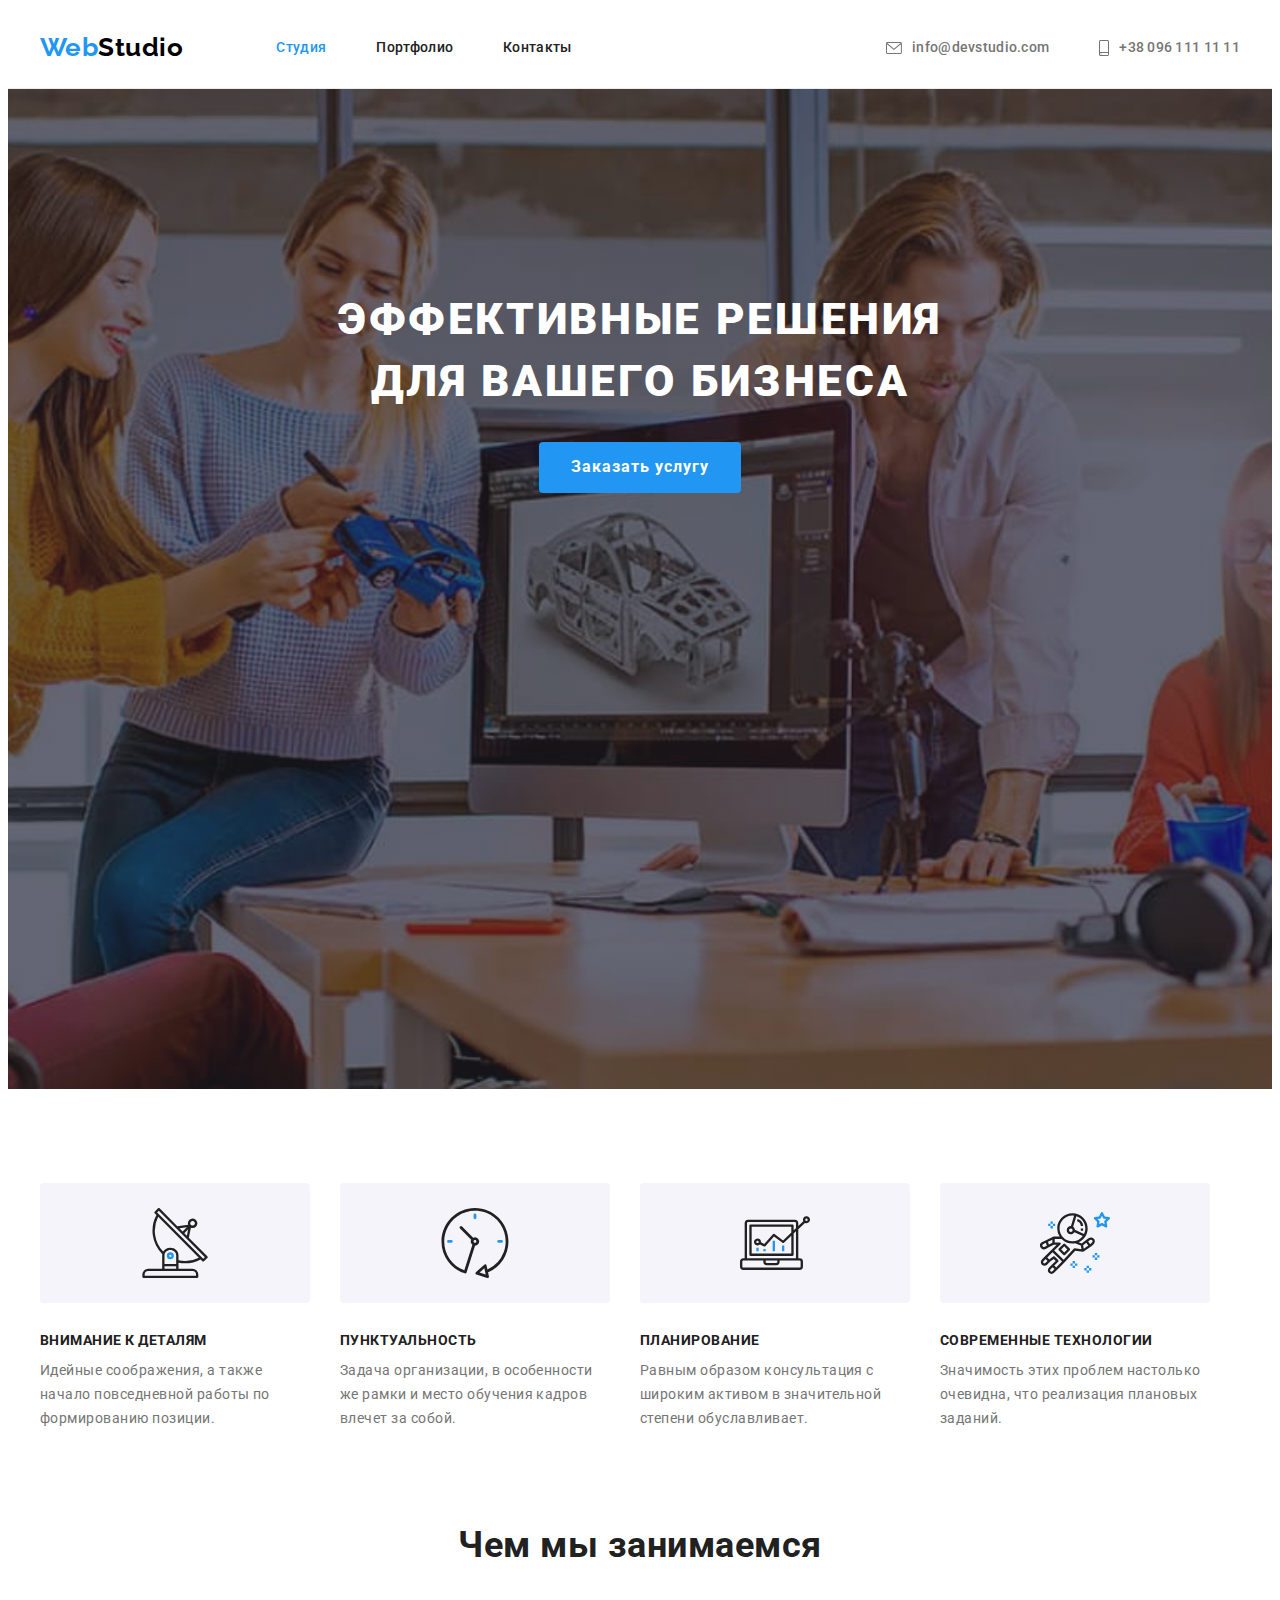
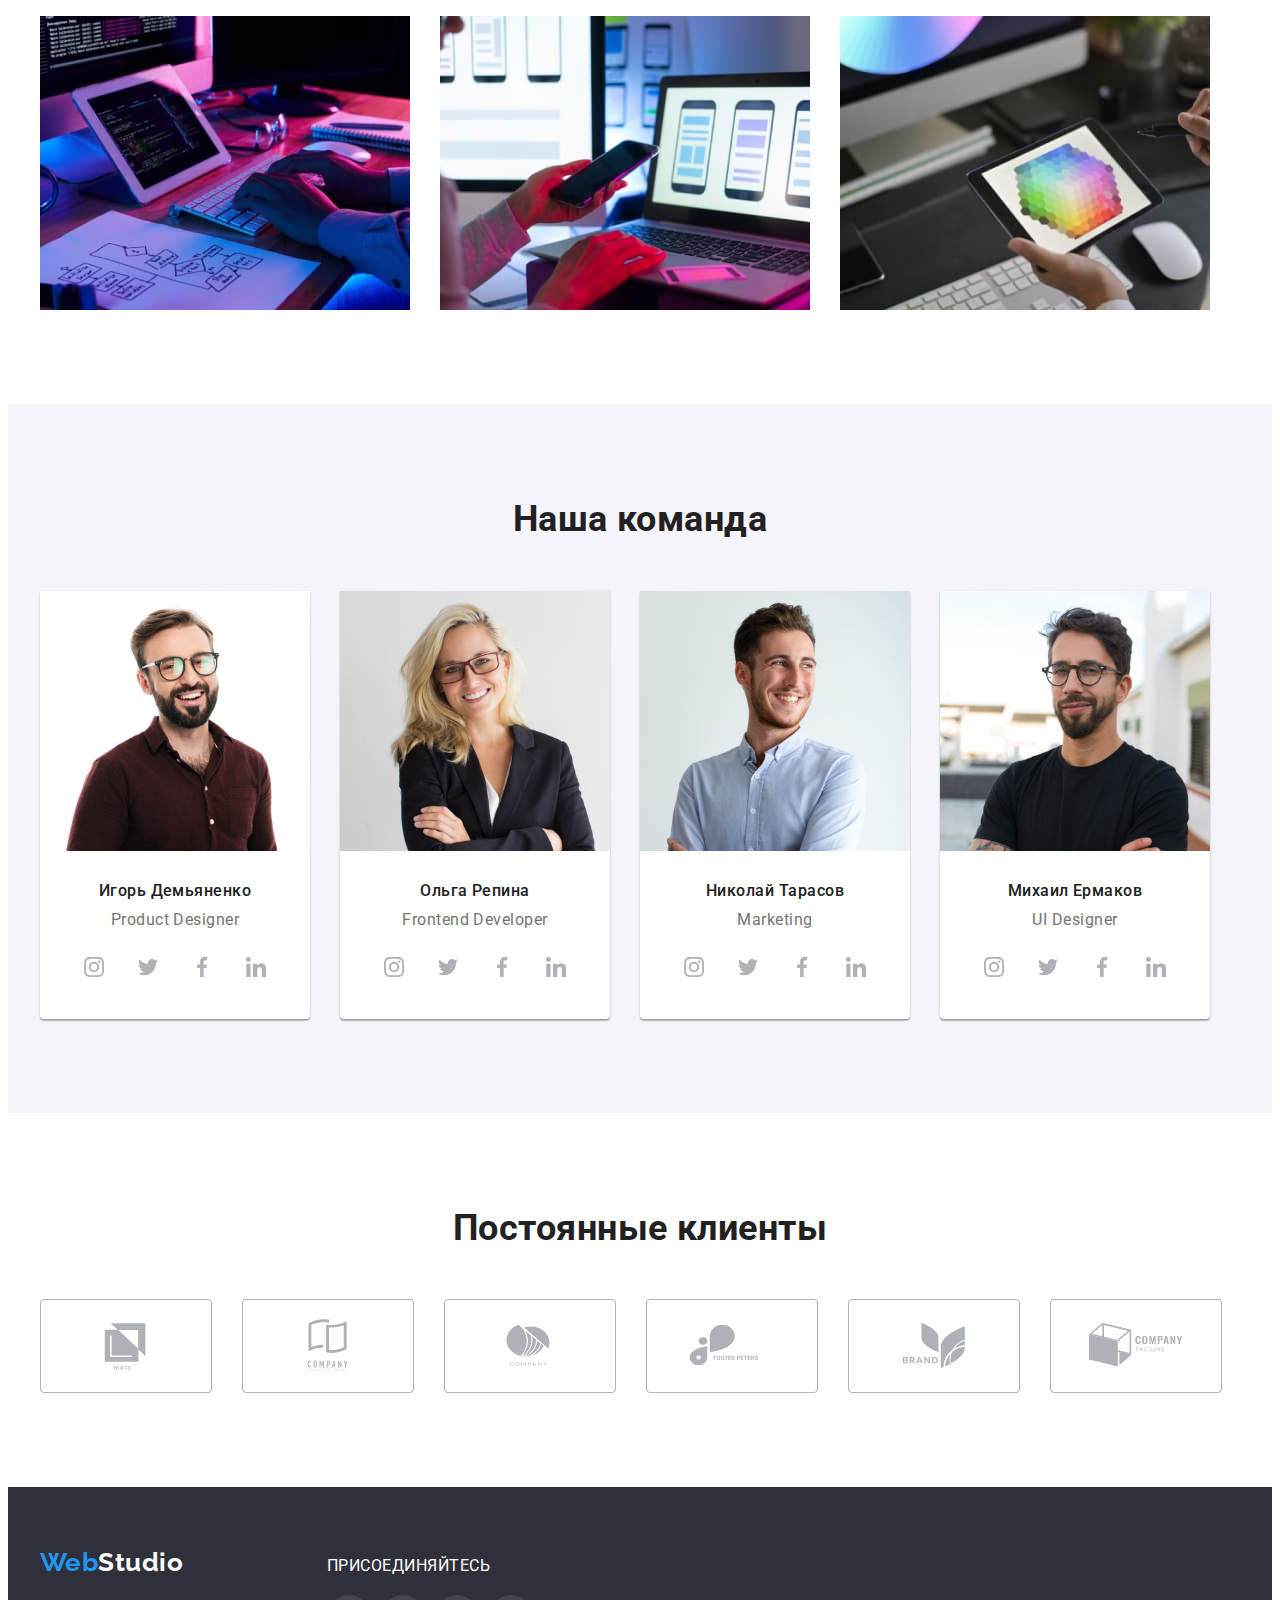
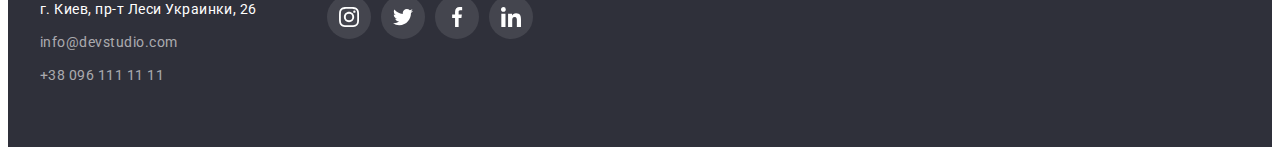
<file: index.html>
<!DOCTYPE html>
<html lang="ru">
  <head>
    <meta charset="UTF-8" />
    <meta http-equiv="X-UA-Compatible" content="IE=edge" />
    <meta name="viewport" content="width=device-width, initial-scale=1.0" />
    <link rel="preconnect" href="https://fonts.googleapis.com" />
    <link rel="preconnect" href="https://fonts.gstatic.com" crossorigin />
    <link
      href="https://fonts.googleapis.com/css2?family=Roboto:wght@400;500;700;900&family=Raleway:wght@700&display=swap"
      rel="stylesheet"
    />
    <link
      rel="stylesheet"
      href="https://cdnjs.cloudflare.com/ajax/libs/modern-normalize/1.1.0/modern-normalize.min.css"
      integrity="sha512-wpPYUAdjBVSE4KJnH1VR1HeZfpl1ub8YT/NKx4PuQ5NmX2tKuGu6U/JRp5y+Y8XG2tV+wKQpNHVUX03MfMFn9Q=="
      crossorigin="anonymous"
      referrerpolicy="no-referrer"
    />
    <link rel="stylesheet" href="css/styles.css" />
    <title>Document</title>
  </head>

  <body>
    <!--Хедер-->
    <header>
      <!--Основная навигация-->
      <div class="container header">
        <nav class="navigation">
          <a href="./index.html" class="name">Web<span class="name-studio">Studio</span></a>
          <ul class="site-nav list">
            <li class="item"><a href="./index.html" class="link current">Студия</a></li>
            <li class="item"><a href="./portfolio.html" class="link">Портфолио</a></li>
            <li class="item"><a href="" class="link">Контакты</a></li>
          </ul>
        </nav>

        <!--Контакты-->
        <ul class="contacts list">
          <li class="item">
            <a href="mailto:info@devstudio.com" class="link">
              <svg class="icon" width="16" height="12">
                <use href="./images/icons-sprite-opti.svg#icon-envelope"></use>
              </svg>
              info@devstudio.com
            </a>
          </li>
          <li class="item">
            <a href="tel:+380961111111" class="link">
              <svg class="icon" width="10" height="16">
                <use href="./images/icons-sprite-opti.svg#icon-smartphone"></use>
              </svg>
              +38 096 111 11 11
            </a>
          </li>
        </ul>
      </div>
    </header>

    <!--Main-->
    <main>
      <!--Большой банер-->
      <section class="banner">
        <h1 class="banner-title">ЭФФЕКТИВНЫЕ РЕШЕНИЯ ДЛЯ ВАШЕГО БИЗНЕСА</h1>
        <button type="button" class="button primary">Заказать услугу</button>
      </section>

      <!--Преимущества-->
      <section class="section our-benefits">
        <div class="container">
          <h2 class="section-title visually-hidden">Преимущества</h2>
          <ul class="benefits list">
            <li class="item">
              <div class="about-benefit">
                <svg class="icon" width="70" height="70">
                  <use href="./images/icons-sprite-opti.svg#icon-antena"></use>
                </svg>
              </div>
              <h3 class="title">Внимание к деталям</h3>
              <p class="description">
                Идейные соображения, а также начало повседневной работы по формированию позиции.
              </p>
            </li>
            <li class="item">
              <div class="about-benefit">
                <svg class="icon" width="70" height="70">
                  <use href="./images/icons-sprite-opti.svg#icon-clock-1"></use>
                </svg>
              </div>
              <h3 class="title">Пунктуальность</h3>
              <p class="description">
                Задача организации, в особенности же рамки и место обучения кадров влечет за собой.
              </p>
            </li>
            <li class="item">
              <div class="about-benefit">
                <svg class="icon" width="70" height="70">
                  <use href="./images/icons-sprite-opti.svg#icon-diagram-1"></use>
                </svg>
              </div>
              <h3 class="title">Планирование</h3>
              <p class="description">
                Равным образом консультация с широким активом в значительной степени обуславливает.
              </p>
            </li>
            <li class="item">
              <div class="about-benefit">
                <svg class="icon" width="70" height="70">
                  <use href="./images/icons-sprite-opti.svg#icon-astronaut-1"></use>
                </svg>
              </div>
              <h3 class="title">Современные технологии</h3>
              <p class="description">
                Значимость этих проблем настолько очевидна, что реализация плановых заданий.
              </p>
            </li>
          </ul>
        </div>
      </section>

      <!--Чем мы занимаемся с картинками-->
      <section class="section works">
        <div class="container">
          <h2 class="section-title">Чем мы занимаемся</h2>
          <ul class="work list">
            <li class="item">
              <img
                src="./images/box-1.jpg"
                class="photo"
                alt="Компьтер и планшет"
                width="370"
                height="294"
              />
            </li>
            <li class="item">
              <img
                src="./images/box-2.jpg"
                class="photo"
                alt="Ноутбук и смартфон"
                width="370"
                height="294"
              />
            </li>
            <li class="item">
              <img src="./images/box-3.jpg" class="photo" alt="Планшет" width="370" height="294" />
            </li>
          </ul>
        </div>
      </section>

      <!--Команда-->
      <section class="section teams">
        <div class="container">
          <h2 class="section-title">Наша команда</h2>
          <ul class="team list">
            <!--Демьяненко-->
            <li class="item">
              <img
                src="./images/демьяненко.jpg"
                class="photo"
                alt="Product Designer"
                width="270"
                height="260"
              />
              <div class="about-team">
                <h3 class="title">Игорь Демьяненко</h3>
                <p lang="en" class="position">Product Designer</p>
                <ul class="team-icons list">
                  <li class="item-social">
                    <a href="" class="media">
                      <svg class="icon" width="20" height="20">
                        <use href="./images/icons-sprite-opti.svg#icon-instagram-2"></use>
                      </svg>
                    </a>
                  </li>
                  <li class="item-social">
                    <a href="" class="media">
                      <svg class="icon" width="20" height="20">
                        <use href="./images/icons-sprite-opti.svg#icon-twitter-1"></use>
                      </svg>
                    </a>
                  </li>
                  <li class="item-social">
                    <a href="" class="media">
                      <svg class="icon" width="20" height="20">
                        <use href="./images/icons-sprite-opti.svg#icon-facebook-1"></use>
                      </svg>
                    </a>
                  </li>
                  <li class="item-social">
                    <a href="" class="media">
                      <svg class="icon" width="20" height="20">
                        <use href="./images/icons-sprite-opti.svg#icon-linkedin-1"></use>
                      </svg>
                    </a>
                  </li>
                </ul>
              </div>
            </li>
            <!--Репина-->
            <li class="item">
              <img
                src="./images/репина.jpg"
                class="photo"
                alt="Frontend Developer"
                width="270"
                height="260"
              />
              <div class="about-team">
                <h3 class="title">Ольга Репина</h3>
                <p lang="en" class="position">Frontend Developer</p>
                <ul class="team-icons list">
                  <li class="item-social">
                    <a href="" class="media">
                      <svg class="icon" width="20" height="20">
                        <use href="./images/icons-sprite-opti.svg#icon-instagram-2"></use>
                      </svg>
                    </a>
                  </li>
                  <li class="item-social">
                    <a href="" class="media">
                      <svg class="icon" width="20" height="20">
                        <use href="./images/icons-sprite-opti.svg#icon-twitter-1"></use>
                      </svg>
                    </a>
                  </li>
                  <li class="item-social">
                    <a href="" class="media">
                      <svg class="icon" width="20" height="20">
                        <use href="./images/icons-sprite-opti.svg#icon-facebook-1"></use>
                      </svg>
                    </a>
                  </li>
                  <li class="item-social">
                    <a href="" class="media">
                      <svg class="icon" width="20" height="20">
                        <use href="./images/icons-sprite-opti.svg#icon-linkedin-1"></use>
                      </svg>
                    </a>
                  </li>
                </ul>
              </div>
            </li>
            <!--Тарасов-->
            <li class="item">
              <img
                src="./images/тарасов.jpg"
                class="photo"
                alt="Marketing"
                width="270"
                height="260"
              />
              <div class="about-team">
                <h3 class="title">Николай Тарасов</h3>
                <p lang="en" class="position">Marketing</p>
                <ul class="team-icons list">
                  <li class="item-social">
                    <a href="" class="media">
                      <svg class="icon" width="20" height="20">
                        <use href="./images/icons-sprite-opti.svg#icon-instagram-2"></use>
                      </svg>
                    </a>
                  </li>
                  <li class="item-social">
                    <a href="" class="media">
                      <svg class="icon" width="20" height="20">
                        <use href="./images/icons-sprite-opti.svg#icon-twitter-1"></use>
                      </svg>
                    </a>
                  </li>
                  <li class="item-social">
                    <a href="" class="media">
                      <svg class="icon" width="20" height="20">
                        <use href="./images/icons-sprite-opti.svg#icon-facebook-1"></use>
                      </svg>
                    </a>
                  </li>
                  <li class="item-social">
                    <a href="" class="media">
                      <svg class="icon" width="20" height="20">
                        <use href="./images/icons-sprite-opti.svg#icon-linkedin-1"></use>
                      </svg>
                    </a>
                  </li>
                </ul>
              </div>
            </li>
            <!--Ермаков-->
            <li class="item">
              <img
                src="./images/ермаков.jpg"
                class="photo"
                alt="UI Designer"
                width="270"
                height="260"
              />
              <div class="about-team">
                <h3 class="title">Михаил Ермаков</h3>
                <p lang="en" class="position">UI Designer</p>
                <ul class="team-icons list">
                  <li class="item-social">
                    <a href="" class="media">
                      <svg class="icon" width="20" height="20">
                        <use href="./images/icons-sprite-opti.svg#icon-instagram-2"></use>
                      </svg>
                    </a>
                  </li>
                  <li class="item-social">
                    <a href="" class="media">
                      <svg class="icon" width="20" height="20">
                        <use href="./images/icons-sprite-opti.svg#icon-twitter-1"></use>
                      </svg>
                    </a>
                  </li>
                  <li class="item-social">
                    <a href="" class="media">
                      <svg class="icon" width="20" height="20">
                        <use href="./images/icons-sprite-opti.svg#icon-facebook-1"></use>
                      </svg>
                    </a>
                  </li>
                  <li class="item-social">
                    <a href="" class="media">
                      <svg class="icon" width="20" height="20">
                        <use href="./images/icons-sprite-opti.svg#icon-linkedin-1"></use>
                      </svg>
                    </a>
                  </li>
                </ul>
              </div>
            </li>
          </ul>
        </div>
      </section>

      <!-- Клиенты -->
      <section class="section clients">
        <div class="container">
          <h2 class="section-title">Постоянные клиенты</h2>
          <ul class="our-clients list">
            <li class="item">
              <a href="" class="clients-link">
                <svg class="icon" width="106" height="60">
                  <use href="./images/icons-sprite-opti.svg#icon-group1"></use>
                </svg>
              </a>
            </li>
            <li class="item">
              <a href="" class="clients-link">
                <svg class="icon" width="106" height="60">
                  <use href="./images/icons-sprite-opti.svg#icon-group2"></use>
                </svg>
              </a>
            </li>
            <li class="item">
              <a href="" class="clients-link">
                <svg class="icon" width="106" height="60">
                  <use href="./images/icons-sprite-opti.svg#icon-group3"></use>
                </svg>
              </a>
            </li>
            <li class="item">
              <a href="" class="clients-link">
                <svg class="icon" width="106" height="60">
                  <use href="./images/icons-sprite-opti.svg#icon-group4"></use>
                </svg>
              </a>
            </li>
            <li class="item">
              <a href="" class="clients-link">
                <svg class="icon" width="106" height="60">
                  <use href="./images/icons-sprite-opti.svg#icon-group5"></use>
                </svg>
              </a>
            </li>
            <li class="item">
              <a href="" class="clients-link">
                <svg class="icon" width="106" height="60">
                  <use href="./images/icons-sprite-opti.svg#icon-group6"></use>
                </svg>
              </a>
            </li>
          </ul>
        </div>
      </section>
    </main>

    <!--Футер-->
    <footer>
      <div class="container footer">
        <div class="contact-info">
          <a href="./index.html" class="name studio">Web<span class="name-second">Studio</span></a>
          <address class="location">г. Киев, пр-т Леси Украинки, 26</address>
          <ul class="connection list">
            <li class="item">
              <a href="mailto:info@devstudio.com" class="phone">info@devstudio.com</a>
            </li>
            <li class="item"><a href="tel:+380961111111" class="mail">+38 096 111 11 11</a></li>
          </ul>
        </div>
        <div class="container-join">
          <p class="join">Присоединяйтесь</p>
          <ul class="social-media list">
            <li class="item">
              <a href="" class="media-link">
                <svg class="icon" width="20" height="20">
                  <use href="./images/icons-sprite-opti.svg#icon-instagram-2"></use>
                </svg>
              </a>
            </li>
            <li class="item">
              <a href="" class="media-link">
                <svg class="icon" width="20" height="20">
                  <use href="./images/icons-sprite-opti.svg#icon-twitter-1"></use>
                </svg>
              </a>
            </li>
            <li class="item">
              <a href="" class="media-link">
                <svg class="icon" width="20" height="20">
                  <use href="./images/icons-sprite-opti.svg#icon-facebook-1"></use>
                </svg>
              </a>
            </li>
            <li class="item">
              <a href="" class="media-link">
                <svg class="icon" width="20" height="20">
                  <use href="./images/icons-sprite-opti.svg#icon-linkedin-1"></use>
                </svg>
              </a>
            </li>
          </ul>
        </div>
      </div>
    </footer>
  </body>
</html>
</file>
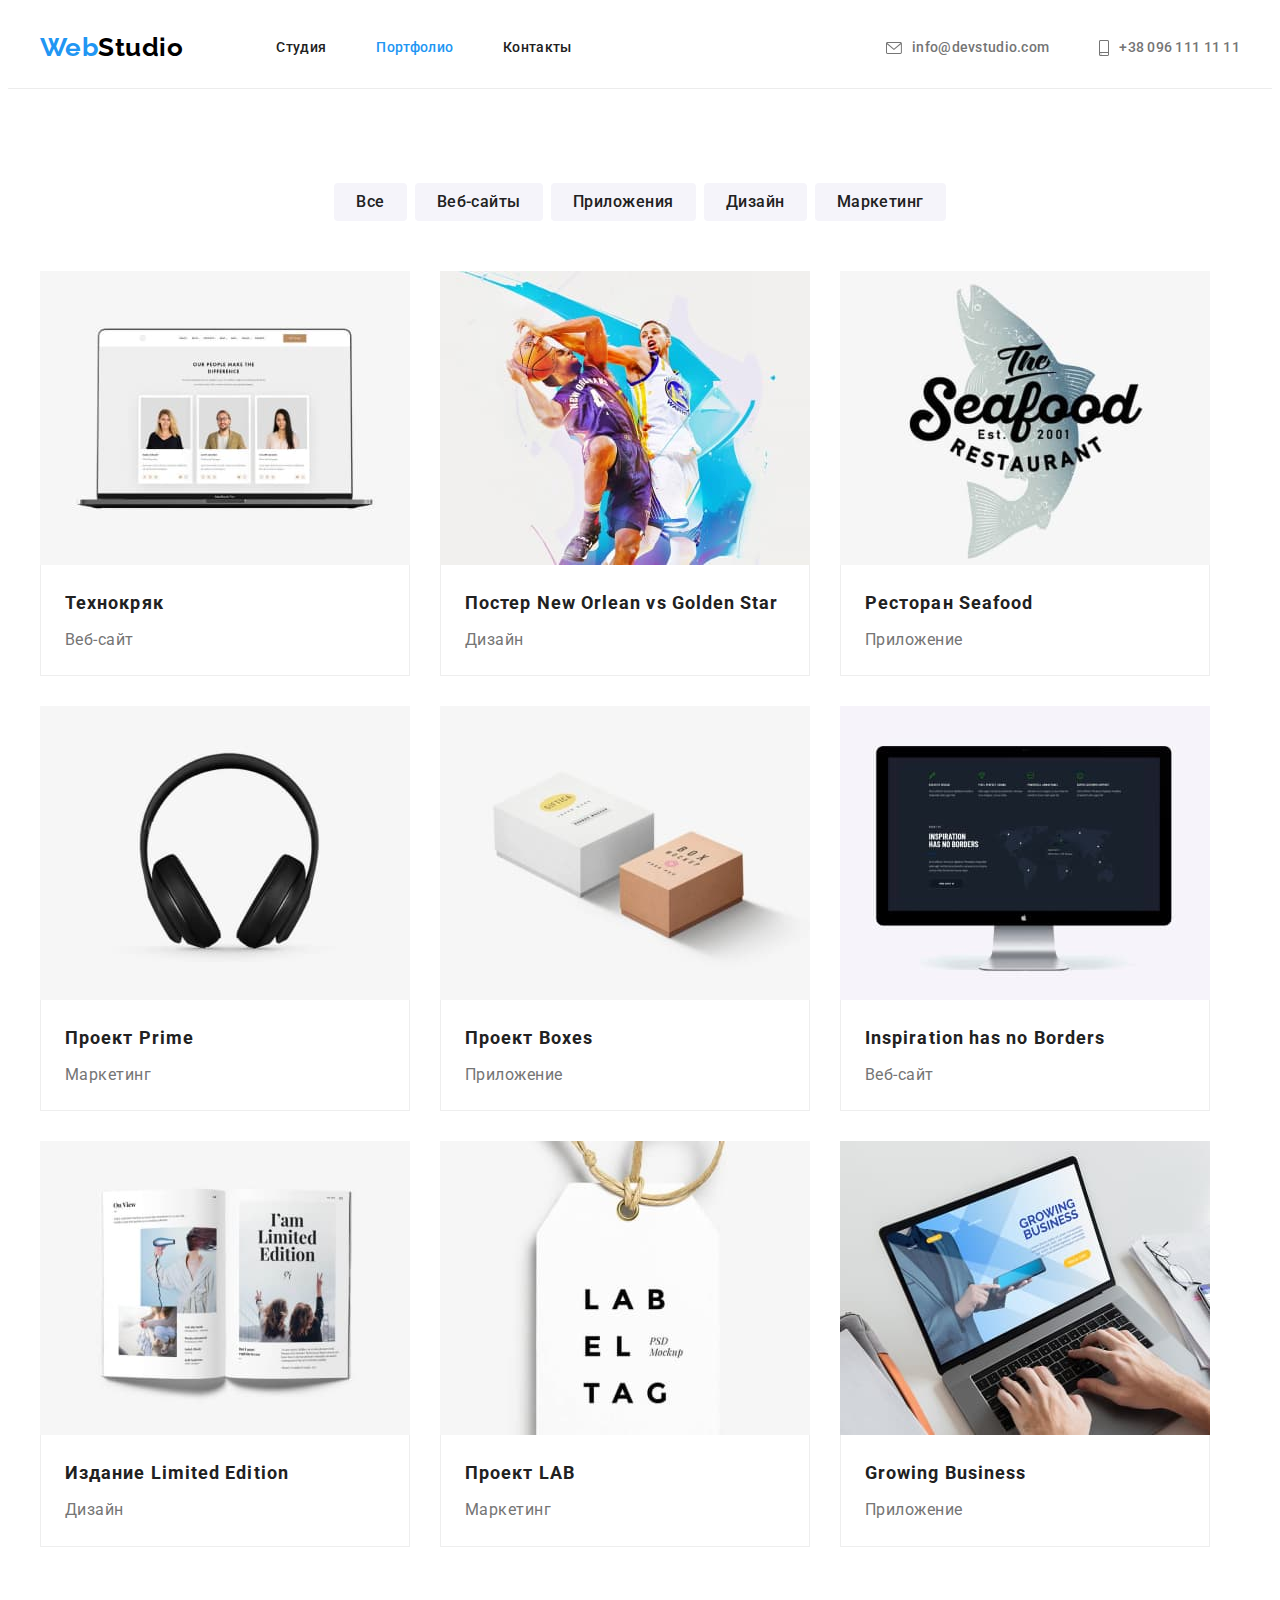
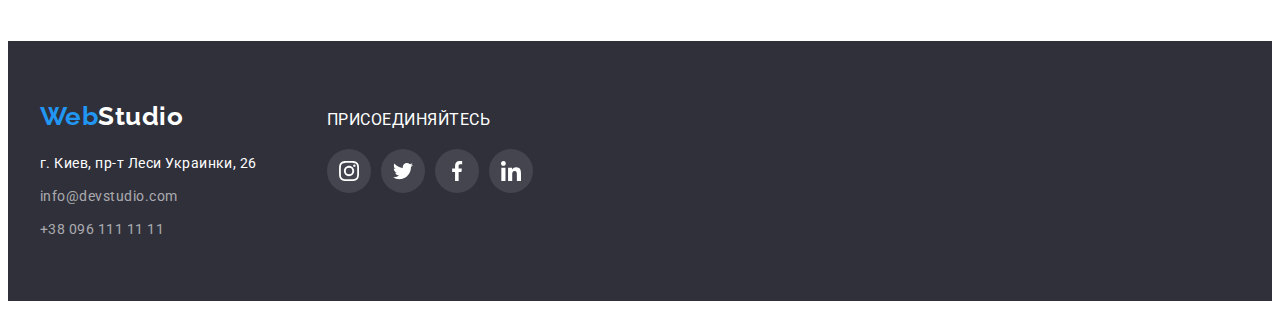
<file: portfolio.html>
<!DOCTYPE html>
<html lang="ru">
  <head>
    <meta charset="UTF-8" />
    <meta http-equiv="X-UA-Compatible" content="IE=edge" />
    <meta name="viewport" content="width=device-width, initial-scale=1.0" />
    <link rel="preconnect" href="https://fonts.googleapis.com" />
    <link rel="preconnect" href="https://fonts.gstatic.com" crossorigin />
    <link
      href="https://fonts.googleapis.com/css2?family=Roboto:wght@400;500;700;900&family=Raleway:wght@700&display=swap"
      rel="stylesheet"
    />
    <link
      rel="stylesheet"
      href="https://cdnjs.cloudflare.com/ajax/libs/modern-normalize/1.1.0/modern-normalize.min.css"
      integrity="sha512-wpPYUAdjBVSE4KJnH1VR1HeZfpl1ub8YT/NKx4PuQ5NmX2tKuGu6U/JRp5y+Y8XG2tV+wKQpNHVUX03MfMFn9Q=="
      crossorigin="anonymous"
      referrerpolicy="no-referrer"
    />
    <link rel="stylesheet" href="css/styles.css" />
    <title>Document</title>
  </head>

  <body>
    <!--Хедер-->
    <header>
      <!--Основная навигация-->
      <div class="container header">
        <nav class="navigation">
          <a href="./index.html" class="name">Web<span class="name-studio">Studio</span></a>
          <ul class="site-nav list">
            <li class="item"><a href="./index.html" class="link">Студия</a></li>
            <li class="item"><a href="./portfolio.html" class="link current">Портфолио</a></li>
            <li class="item"><a href="" class="link">Контакты</a></li>
          </ul>
        </nav>

        <!--Контакты-->
        <ul class="contacts list">
          <li class="item">
            <a href="mailto:info@devstudio.com" class="link">
              <svg class="icon" width="16" height="12">
                <use href="./images/icons-sprite-opti.svg#icon-envelope"></use>
              </svg>
              info@devstudio.com
            </a>
          </li>
          <li class="item">
            <a href="tel:+380961111111" class="link">
              <svg class="icon" width="10" height="16">
                <use href="./images/icons-sprite-opti.svg#icon-smartphone"></use>
              </svg>
              +38 096 111 11 11
            </a>
          </li>
        </ul>
      </div>
    </header>

    <!-- Main -->
    <section class="section portfolio">
      <div class="container">
        <h1 class="section-title visually-hidden">Портфолио</h1>
        <!-- Кнопки -->
        <ul class="filter list">
          <li class="item"><button type="button" class="button secondary">Все</button></li>
          <li class="item"><button type="button" class="button secondary">Веб-сайты</button></li>
          <li class="item"><button type="button" class="button secondary">Приложения</button></li>
          <li class="item"><button type="button" class="button secondary">Дизайн</button></li>
          <li class="item"><button type="button" class="button secondary">Маркетинг</button></li>
        </ul>
        <!-- Проекты -->
        <ul class="projects list">
          <li class="item">
            <a href="" class="project-link">
              <img src="./images/img1.jpg" class="photo" alt="Ноутбук" width="370" height="294" />
              <div class="about-project">
                <h2 class="title">Технокряк</h2>
                <p class="kind">Веб-сайт</p>
              </div>
            </a>
          </li>
          <li class="item">
            <a href="" class="project-link">
              <img
                src="./images/img2.jpg"
                class="photo"
                alt="Два баскетболиста"
                width="370"
                height="294"
              />
              <div class="about-project">
                <h2 class="title">Постер <span lang="en">New Orlean vs Golden Star</span></h2>
                <p class="kind">Дизайн</p>
              </div>
            </a>
          </li>
          <li class="item">
            <a href="" class="project-link">
              <img
                src="./images/img3.jpg"
                class="photo"
                alt="Логотип ресторана"
                width="370"
                height="294"
              />
              <div class="about-project">
                <h2 class="title">Ресторан <span lang="en">Seafood</span></h2>
                <p class="kind">Приложение</p>
              </div>
            </a>
          </li>
          <li class="item">
            <a href="" class="project-link">
              <img src="./images/img4.jpg" class="photo" alt="Наушники" width="370" height="294" />
              <div class="about-project">
                <h2 class="title">Проект <span lang="en">Prime</span></h2>
                <p class="kind">Маркетинг</p>
              </div>
            </a>
          </li>
          <li class="item">
            <a href="" class="project-link">
              <img
                src="./images/img5.jpg"
                class="photo"
                alt="Две коробки"
                width="370"
                height="294"
              />
              <div class="about-project">
                <h2 class="title">Проект <span>Boxes</span></h2>
                <p class="kind">Приложение</p>
              </div>
            </a>
          </li>
          <li class="item">
            <a href="" class="project-link">
              <img
                src="./images/img6.jpg"
                class="photo"
                alt="Веб-сайт на компьютере"
                width="370"
                height="294"
              />
              <div class="about-project">
                <h2 class="title"><span lang="en">Inspiration has no Borders</span></h2>
                <p class="kind">Веб-сайт</p>
              </div>
            </a>
          </li>
          <li class="item">
            <a href="" class="project-link">
              <img
                src="./images/img7.jpg"
                class="photo"
                alt="Открытая книга"
                width="370"
                height="294"
              />
              <div class="about-project">
                <h2 class="title">Издание <span lang="en">Limited Edition</span></h2>
                <p class="kind">Дизайн</p>
              </div>
            </a>
          </li>
          <li class="item">
            <a href="" class="project-link">
              <img
                src="./images/img8.jpg"
                class="photo"
                alt="Бирка проекта"
                width="370"
                height="294"
              />
              <div class="about-project">
                <h2 class="title">Проект <span lang="en">LAB</span></h2>
                <p class="kind">Маркетинг</p>
              </div>
            </a>
          </li>
          <li class="item">
            <a href="" class="project-link">
              <img
                src="./images/img9.jpg"
                class="photo"
                alt="Ноутбук с отрытым приложением"
                width="370"
                height="294"
              />
              <div class="about-project">
                <h2 class="title"><span lang="en">Growing Business</span></h2>
                <p class="kind">Приложение</p>
              </div>
            </a>
          </li>
        </ul>
      </div>
    </section>

    <!--Футер-->
    <footer>
      <div class="container footer">
        <div class="contact-info">
          <a href="./index.html" class="name studio">Web<span class="name-second">Studio</span></a>
          <address class="location">г. Киев, пр-т Леси Украинки, 26</address>
          <ul class="connection list">
            <li class="item">
              <a href="mailto:info@devstudio.com" class="phone">info@devstudio.com</a>
            </li>
            <li class="item"><a href="tel:+380961111111" class="mail">+38 096 111 11 11</a></li>
          </ul>
        </div>
        <div class="container-join">
          <p class="join">Присоединяйтесь</p>
          <div class="our-social-media">
            <ul class="social-media list">
              <li class="item">
                <a href="" class="media-link">
                  <svg class="icon" width="20" height="20">
                    <use href="./images/icons-sprite-opti.svg#icon-instagram-2"></use>
                  </svg>
                </a>
              </li>
              <li class="item">
                <a href="" class="media-link">
                  <svg class="icon" width="20" height="20">
                    <use href="./images/icons-sprite-opti.svg#icon-twitter-1"></use>
                  </svg>
                </a>
              </li>
              <li class="item">
                <a href="" class="media-link">
                  <svg class="icon" width="20" height="20">
                    <use href="./images/icons-sprite-opti.svg#icon-facebook-1"></use>
                  </svg>
                </a>
              </li>
              <li class="item">
                <a href="" class="media-link">
                  <svg class="icon" width="20" height="20">
                    <use href="./images/icons-sprite-opti.svg#icon-linkedin-1"></use>
                  </svg>
                </a>
              </li>
            </ul>
          </div>
        </div>
      </div>
    </footer>
  </body>
</html>
</file>
<file: css/styles.css>
:root {
  --main-text-color: #757575;
  --title-color: #212121;
  --accent-color: #2196f3;
  --second-accent-color: #ffffff;
  --header-background-color: #ffffff;
  --team-section-background-color: #f5f4fa;
  --footer-background-color: #2f303a;
  --footer-contacts: rgba(255, 255, 255, 0.6);
}
body {
  color: var(--main-text-color);
  font-family: 'Roboto', sans-serif;
  letter-spacing: 0.03em;
}
.list {
  padding: 0;
  margin: 0;
  list-style: none;
}
header {
  background-color: #ffffff;
  border-bottom: 1px solid #ececec;
}
.container {
  margin: 0 auto;
  width: 1200px;
  padding-left: 15px;
  padding-right: 15px;
}
.header {
  display: flex;
}
.navigation {
  display: flex;
  align-items: center;
}
.name {
  display: block;
  margin-right: 93px;
  color: var(--accent-color);
  font-family: 'Raleway';
  font-weight: 700;
  font-size: 26px;
  line-height: 1.2;
  text-decoration: none;
}
.name-studio {
  color: #000000;
  text-decoration: none;
}
.name-studio:hover,
.name-studio:focus,
.site-nav .link:hover,
.site-nav .link:focus,
.site-nav .link.current {
  color: var(--accent-color);
}
/* site nav */

.site-nav .link {
  display: block;
  padding-top: 32px;
  padding-bottom: 32px;
  color: var(--title-color);
  font-weight: 500;
  font-size: 14px;
  line-height: 1.14;
  text-decoration: none;
}

.site-nav .item:not(:last-child) {
  margin-right: 50px;
}

.site-nav,
.contacts {
  display: flex;
  letter-spacing: 0.02em;
}
/* contacts */
.contacts {
  margin-left: auto;
}

.contacts .link {
  display: flex;
  align-items: center;
  padding-top: 32px;
  padding-bottom: 32px;
  color: var(--main-text-color);
  font-weight: 500;
  font-size: 14px;
  line-height: 1.14;
  letter-spacing: 0.02em;
  text-decoration: none;
}
.contacts .link:hover,
.contacts .link:focus {
  color: var(--accent-color);
}
.contacts .icon {
  padding: 0;
  border: 0;
  margin-right: 10px;
  fill: currentColor;
}
.contacts .icon:hover,
.contacts .icon:focus {
  fill: var(--accent-color);
}
.contacts .item:hover,
.contacts .item:focus {
  color: var(--accent-color);
  fill: var(--accent-color);
}
.contacts .item + .item {
  margin-left: 50px;
}
/* main */

/* banner */

.banner {
  max-width: 1600px;
  height: 600px;
  margin-left: auto;
  margin-right: auto;
  padding-top: 200px;
  padding-bottom: 200px;
  background-color: var(--footer-background-color);
  background-image: linear-gradient(to right, rgba(47, 48, 58, 0.4), rgba(47, 48, 58, 0.4)),
    url('../images/banner.jpg');
  background-repeat: no-repeat;
  background-size: cover;
  background-position: center;
  text-align: center;
}

.banner-title {
  width: 696px;
  margin-left: auto;
  margin-right: auto;
  margin-top: 0;
  margin-bottom: 30px;
  color: var(--second-accent-color);
  font-weight: 900;
  font-size: 44px;
  line-height: 1.4;
  text-align: center;
  text-transform: uppercase;
}
.banner-title,
.button.primary {
  letter-spacing: 0.06em;
}
.button {
  padding: 10px 32px;
  border: 0px;
  border-radius: 4px;
  color: var(--title-color);
  background-color: var(--second-accent-color);
  font-size: 16px;
  font-family: inherit;
  cursor: pointer;
  text-align: center;
}
.button.primary {
  min-width: 200px;
  background-color: var(--accent-color);
  color: var(--second-accent-color);
  font-weight: 700;
  line-height: 1.9;
}
.button.primary:hover,
.button.primary:focus {
  background-color: var(--team-section-background-color);
  color: var(--title-color);
}
.button.secondary {
  padding: 6px 22px;
  background-color: var(--team-section-background-color);
  color: var(--title-color);
  font-weight: 500;
  line-height: 1.6;
  letter-spacing: 0.03em;
}
.filter .item:not(:last-child) {
  margin-right: 8px;
}

.button.secondary:hover,
.button.secondary:focus {
  background-color: var(--accent-color);
  color: var(--second-accent-color);
  box-shadow: 0px 3px 1px rgba(0, 0, 0, 0.1), 0px 1px 2px rgba(0, 0, 0, 0.08),
    0px 2px 2px rgba(0, 0, 0, 0.12);
}

/* sections */
.section {
  padding-top: 94px;
  padding-bottom: 94px;
}
.section-title {
  padding: 0;
  margin: 0;
  color: var(--title-color);
  font-weight: 700;
  font-size: 36px;
  line-height: 1.17;
  text-align: center;
}
.section-title.visually-hidden {
  position: absolute;
  white-space: nowrap;
  width: 1px;
  height: 1px;
  overflow: hidden;
  border: 0;
  padding: 0;
  clip: rect(0 0 0 0);
  clip-path: inset(50%);
  margin: -1px;
}

/* Преимущества */
.benefits {
  display: flex;
  flex-wrap: wrap;
}
.benefits .item {
  width: 270px;
  margin-right: 30px;
}
.benefits .item:nth-child(4n) {
  margin-right: 0;
}
.section .benefits {
  margin-top: 0;
  margin-bottom: 0;
}
.about-benefit {
  height: 120px;
  display: flex;
  align-items: center;
  justify-content: center;
  background-color: #f5f4fa;
  border-radius: 4px;
  margin-bottom: 30px;
}

.benefits .title {
  margin-top: 0;
  margin-bottom: 10px;
  color: var(--title-color);
  font-weight: 700;
  font-size: 14px;
  line-height: 1.14;
  text-transform: uppercase;
}
.benefits .description {
  margin-top: 0;
  margin-bottom: 0;
  font-size: 14px;
  line-height: 1.7;
}

/* Чем мы занимаемся */
.section.works {
  padding-top: 0;
}
.work {
  display: flex;
  flex-wrap: wrap;
}
.work .item {
  margin-right: 30px;
}
.work .item:nth-child(3n) {
  margin-right: 0;
}
.photo {
  display: block;
}
.section.works .section-title,
.section.teams .section-title {
  margin-bottom: 50px;
}

/* Команда */
.section.teams {
  background-color: var(--team-section-background-color);
}
.team {
  display: flex;
  flex-wrap: wrap;
}
.team .item {
  margin-right: 30px;
  box-shadow: 0px 1px 3px rgba(0, 0, 0, 0.12), 0px 1px 1px rgba(0, 0, 0, 0.14),
    0px 2px 1px rgba(0, 0, 0, 0.2);
  border-radius: 0px 0px 4px 4px;
}
.team .item:nth-child(4n) {
  margin-right: 0;
}
.team .item {
  background-color: var(--second-accent-color);
}
.about-team {
  padding-top: 30px;
  padding-bottom: 30px;
}
.about-team .title {
  margin-top: 0;
  margin-bottom: 10px;
  color: var(--title-color);
  font-weight: 500;
  font-size: 16px;
  line-height: 1.19;
  text-align: center;
}
.about-team .position {
  margin-top: 0;
  margin-bottom: 16px;
  line-height: 1.19;
  text-align: center;
}
.team-icons {
  display: flex;
  flex-wrap: wrap;
  justify-content: center;
}
.team-icons .item-social {
  margin-right: 10px;
}
.team-icons .item-social:nth-child(4n) {
  margin-right: 0;
}
.team-icons .media {
  display: flex;
  align-items: center;
  justify-content: center;
  width: 44px;
  height: 44px;
  border-radius: 50%;
  fill: #afb1b8;
}

.team-icons .media:hover,
.team-icons .media:focus {
  background-color: var(--accent-color);
  fill: var(--second-accent-color);
}

/* Clients */
.clients .section-title {
  margin-bottom: 50px;
}
.our-clients {
  display: flex;
}
.our-clients .item {
  margin-right: 30px;
}

.our-clients .item:nth-child(6n) {
  margin-right: 0;
}
.clients-link {
  display: flex;
  align-items: center;
  justify-content: center;
  width: 170px;
  height: 92px;
  fill: #afb1b8;
  border: 1px solid rgba(175, 177, 184, 1);
  border-radius: 4px;
}
.clients-link:hover,
.clients-link:focus {
  fill: var(--accent-color);
  border-color: var(--accent-color);
}

/* Футер */

footer {
  padding-top: 60px;
  padding-bottom: 60px;
  background-color: var(--footer-background-color);
}
.footer {
  display: flex;
  align-items: baseline;
}
.contact-info {
  margin-right: 70px;
}
.name.studio {
  display: block;
  margin-bottom: 20px;
  margin-right: 0;
}
.name-second {
  color: var(--second-accent-color);
}

.name-second:hover,
.name-second:focus {
  color: var(--accent-color);
}

.location {
  margin-bottom: 9px;
  color: var(--second-accent-color);
  font-style: normal;
  font-size: 14px;
  line-height: 1.7;
}

.phone,
.mail {
  font-size: 14px;
  line-height: 1.7;
  text-decoration: none;
}
.connection .item:not(:last-child) {
  margin-bottom: 9px;
}

.phone,
.mail {
  color: var(--footer-contacts);
}

.phone:hover,
.phone:focus,
.mail:hover,
.mail:focus {
  color: var(--accent-color);
}
.join {
  color: var(--second-accent-color);
  text-transform: uppercase;
  line-height: 1.14;
  margin-bottom: 20px;
  margin-top: 0;
}

.social-media {
  display: flex;
  flex-wrap: wrap;
}
.social-media .item:not(:last-child) {
  margin-right: 10px;
}
.media-link {
  display: flex;
  align-items: center;
  justify-content: center;
  fill: var(--second-accent-color);
  width: 44px;
  height: 44px;
  border-radius: 50%;
  background-color: rgba(255, 255, 255, 0.1);
}
.media-link:hover,
.media-link:focus {
  background-color: var(--accent-color);
}

/* Портфолио */

.filter {
  display: flex;
  flex-wrap: wrap;
  justify-content: center;
  margin-bottom: 50px;
}
.projects {
  display: flex;
  flex-wrap: wrap;
}
.projects .item {
  width: 370px;
  margin-right: 30px;
  margin-bottom: 30px;
}
.projects .item:nth-child(3n) {
  margin-right: 0;
}
.projects .item:nth-last-child(-n + 3) {
  margin-bottom: 0;
}
.project-link {
  display: block;
  text-decoration: none;
  color: inherit;
}
.project-link:hover,
.project-link:focus {
  box-shadow: 0px 1px 1px rgba(0, 0, 0, 0.12), 0px 4px 4px rgba(0, 0, 0, 0.06),
    1px 4px 6px rgba(0, 0, 0, 0.16);
}
.about-project {
  padding: 20px 24px;
  border-right: 1px solid #eeeeee;
  border-bottom: 1px solid #eeeeee;
  border-left: 1px solid #eeeeee;
}
.about-project .title {
  margin-top: 0;
  margin-bottom: 4px;
  color: var(--title-color);
  font-weight: 700;
  font-size: 18px;
  line-height: 2;
  letter-spacing: 0.06em;
}
.about-project .kind {
  margin-top: 0;
  margin-bottom: 0;
  line-height: 1.9;
}
</file>
